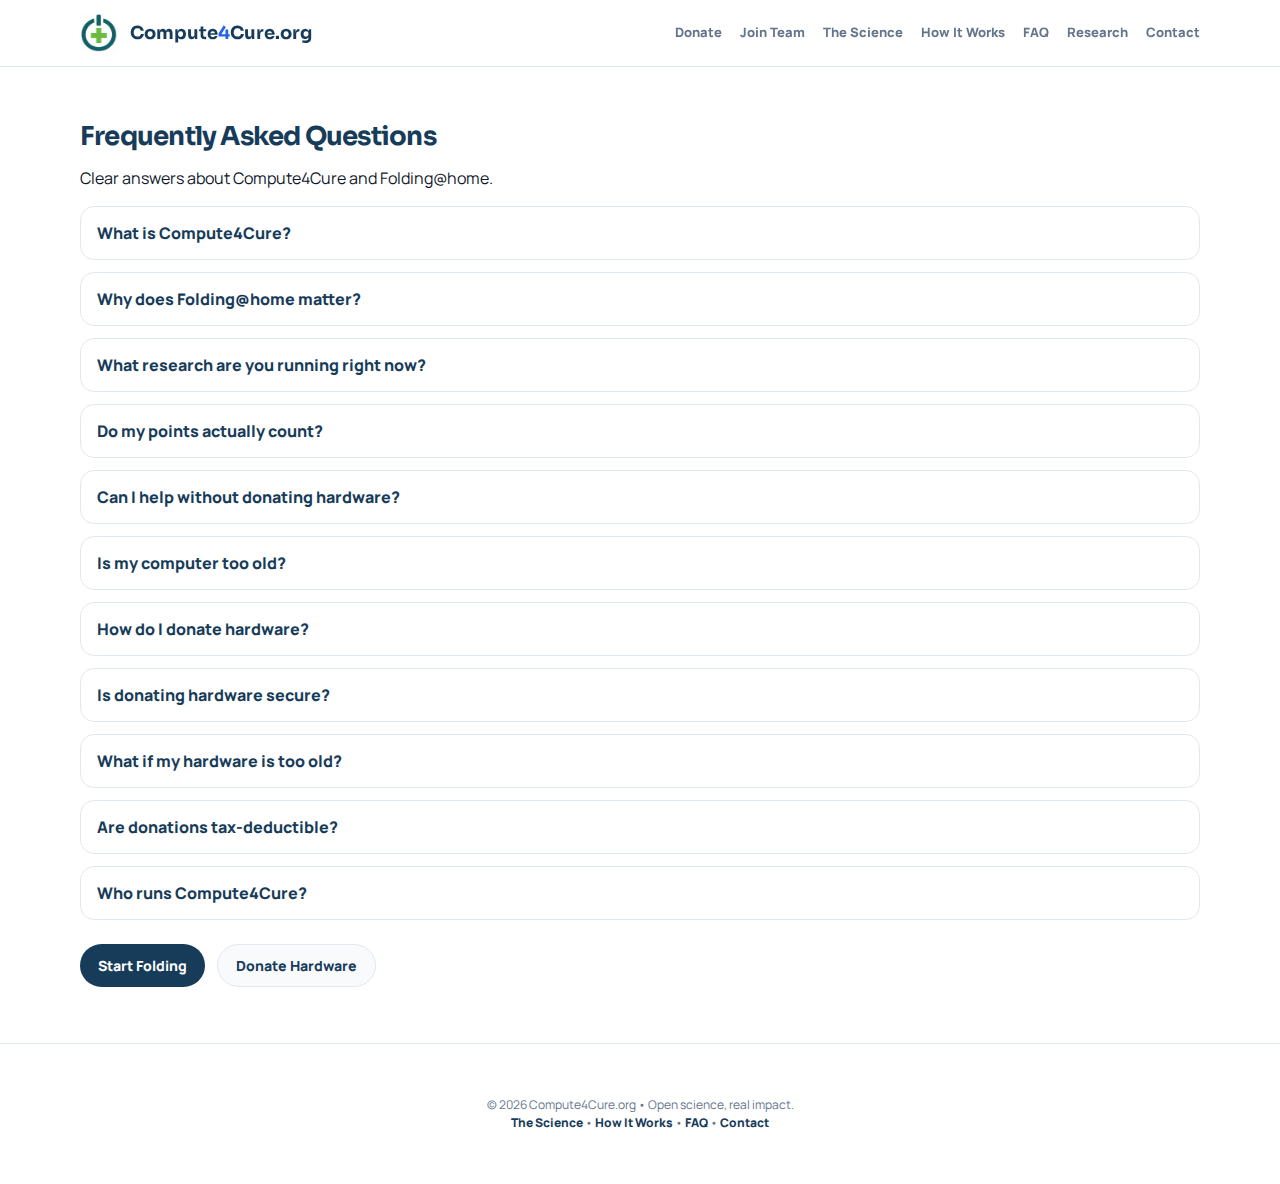
<file: faq.html>
<!doctype html>
<html lang="en">
<head>
  <meta charset="UTF-8" />
  <meta name="viewport" content="width=device-width, initial-scale=1" />
  <title>Compute4Cure.org | Scaling Science</title>
  
  <meta name="description" content="Compute4Cure leverages donated compute power to accelerate research for Alzheimer’s, Cancer, and Influenza through Folding@home." />
  <meta property="og:type" content="website" />
  <meta property="og:url" content="https://www.compute4cure.org/" />
  <meta property="og:title" content="Compute4Cure | Donate Idle Compute for Science" />
  <meta property="og:description" content="Volunteer your idle CPU/GPU power to accelerate research for Alzheimer’s, Cancer, and more." />
  <meta property="og:image" content="https://www.compute4cure.org/og-image.png" />
  
  <meta name="twitter:card" content="summary_large_image" />
  <meta name="twitter:url" content="https://www.compute4cure.org/" />
  <meta name="twitter:title" content="Compute4Cure | Donate Idle Compute for Science" />
  <meta name="twitter:description" content="Volunteer your idle CPU/GPU power to accelerate research for Alzheimer’s, Cancer, and more." />
  <meta name="twitter:image" content="https://www.compute4cure.org/og-image.png" />
  <link rel="canonical" href="https://www.compute4cure.org/" />
  
  <link rel="canonical" href="https://www.compute4cure.org/" />
  
  <link rel="icon" type="image/png" href="favicon.png" />
  
  <link rel="preconnect" href="https://fonts.googleapis.com" />
  <link rel="preconnect" href="https://fonts.gstatic.com" crossorigin />
  <link href="https://fonts.googleapis.com/css2?family=Sora:wght@600;700&family=Manrope:wght@400;500;600;700;800&display=swap" rel="stylesheet" />
  <link rel="stylesheet" href="styles.css" />
  
  <script defer src="projects.js"></script>
</head>
<body>

<header class="header">
  <div class="container header__inner">
    <a class="brand" href="index.html">
      <img class="brand__logo" src="assets/logo.png" alt="Logo" />
      <span class="brand__name">Compute<span class="digit">4</span>Cure.org</span>
    </a>
	<nav class="nav">
	  <a href="index.html#donate">Donate</a>
	  <a href="index.html#join">Join Team</a>
	  <a href="science.html">The Science</a>
	  <a href="how-it-works.html">How It Works</a>
	  <a href="faq.html">FAQ</a>
	  <a href="index.html#projects">Research</a>
	  <a href="mailto:info@compute4cure.org">Contact</a>
	</nav>
  </div>
</header>

<main>
  <section class="science-section">
    <div class="container">
      <div class="section__titleRow">
        <h1 class="section-title">Frequently Asked Questions</h1>
        <p class="muted">Clear answers about Compute4Cure and Folding@home.</p>
      </div>

      <div class="science-faq">

        <details>
          <summary>What is Compute4Cure?</summary>
          <p>
            Compute4Cure (C4C) is a grassroots volunteer effort running Folding@home simulations
            to support medical research. No salaries, no overhead — just compute power turned into science.
          </p>
        </details>

        <details>
          <summary>Why does Folding@home matter?</summary>
          <p>
            Many diseases — including Alzheimer’s, cancer, and Parkinson’s — are linked to proteins
            folding incorrectly. Folding@home simulates these processes to help researchers understand,
            prevent, and treat disease.
          </p>
        </details>

        <details>
          <summary>What research are you running right now?</summary>
          <p>
            Active work changes based on real scientific demand and commonly includes Alzheimer’s,
            cancer, influenza, and genetic or protein-structure disorders.
          </p>
        </details>

        <details>
          <summary>Do my points actually count?</summary>
          <p>
            Yes. Every work unit is verified by Folding@home and added to the global dataset
            used in published scientific research. Points are just a public metric for real computation.
          </p>
        </details>

        <details>
          <summary>Can I help without donating hardware?</summary>
          <p>
            Absolutely. Install Folding@home, enter Team ID <strong>1067730</strong>,
            and let your computer contribute while idle or overnight.
          </p>
        </details>

        <details>
          <summary>Is my computer too old?</summary>
          <p>
            Probably not. Even older machines can contribute in CPU or low-power mode.
            Idle compute is still useful compute.
          </p>
        </details>

        <details>
          <summary>How do I donate hardware?</summary>
          <p>
            Email <strong>info@compute4cure.org</strong>. We offer free local pickup in the
            Chicago, Milwaukee, and Northern Indiana areas.
          </p>
        </details>

        <details>
          <summary>Is donating hardware secure?</summary>
          <p>
            Yes. You can wipe your drive yourself, or we will securely zero and reimage everything
            at no cost before use or redistribution.
          </p>
        </details>

        <details>
          <summary>What if my hardware is too old?</summary>
          <p>
            If it doesn’t meet our compute needs, we refurbish and donate it through partners
            like PCs for People — nothing goes to landfill.
          </p>
        </details>

        <details>
          <summary>Are donations tax-deductible?</summary>
          <p>
            Not yet. Compute4Cure is currently a volunteer initiative and is actively pursuing
            nonprofit status.
          </p>
        </details>

        <details>
          <summary>Who runs Compute4Cure?</summary>
          <p>
            Volunteers. No salaries, no investors, no overhead — just people contributing
            time, hardware, and electricity to support open science.
          </p>
        </details>

      </div>

      <div style="height:24px;"></div>

      <div class="hero__actions">
        <a class="btn btn--primary" href="index.html#join">Start Folding</a>
        <a class="btn btn--secondary" href="index.html#donate">Donate Hardware</a>
      </div>
    </div>
  </section>
</main>

<footer class="footer">
  <div class="container">
    <p>
      © <span id="year"></span> Compute4Cure.org • Open science, real impact.<br />
      <a class="footer__link" href="science.html">The Science</a> •
      <a class="footer__link" href="how-it-works.html">How It Works</a> •
      <a class="footer__link" href="faq.html">FAQ</a> •
      <a class="footer__link" href="mailto:info@compute4cure.org">Contact</a>
    </p>
  </div>
</footer>

<script>
  document.getElementById("year").textContent = new Date().getFullYear();
</script>

</body>
</html>
</file>
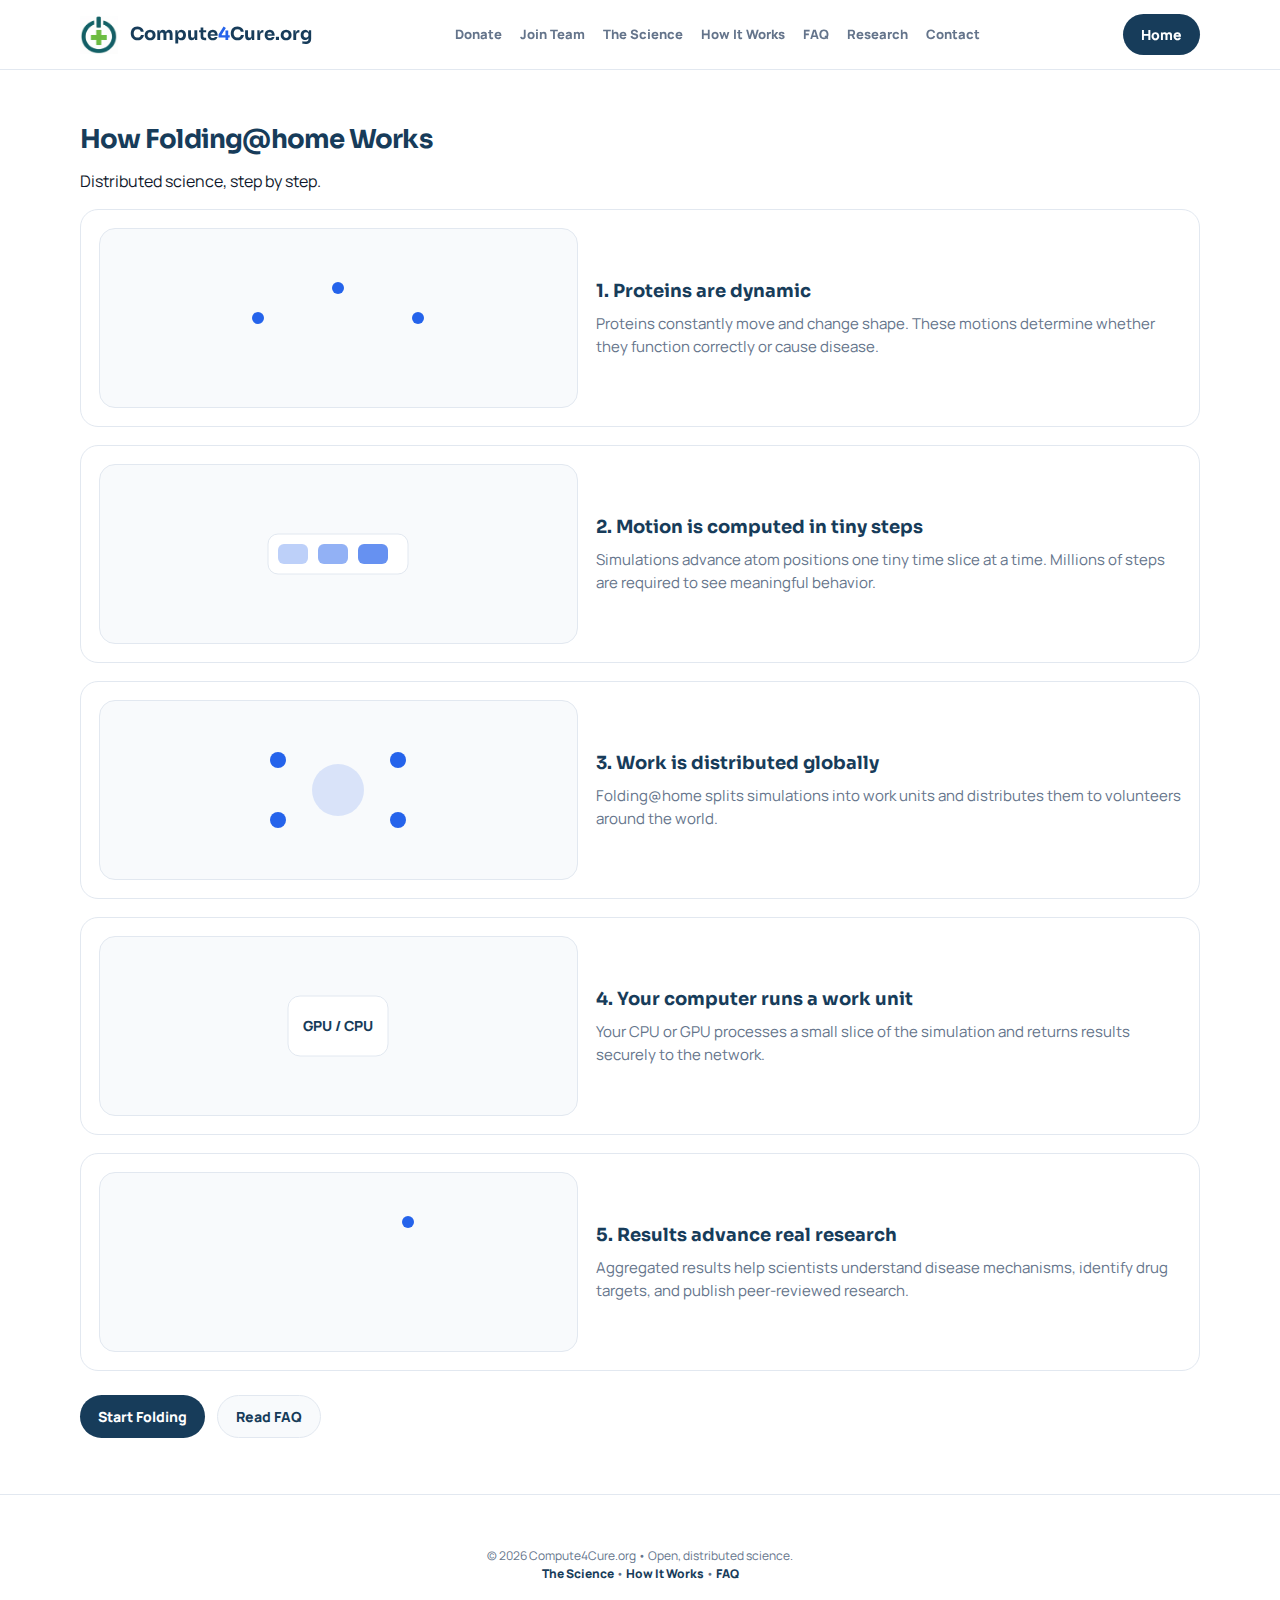
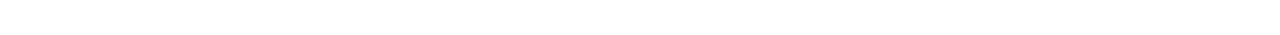
<file: how-it-works.html>
<!doctype html>
<html lang="en">
<head>
  <meta charset="UTF-8" />
  <meta name="viewport" content="width=device-width, initial-scale=1" />
  <title>Compute4Cure.org | Scaling Science</title>
  
  <meta name="description" content="Compute4Cure leverages donated compute power to accelerate research for Alzheimer’s, Cancer, and Influenza through Folding@home." />
  <link rel="canonical" href="https://compute4cure.org/" />
  
  <link rel="icon" type="image/png" href="favicon.png" />
  
  <link rel="preconnect" href="https://fonts.googleapis.com" />
  <link rel="preconnect" href="https://fonts.gstatic.com" crossorigin />
  <link href="https://fonts.googleapis.com/css2?family=Sora:wght@600;700&family=Manrope:wght@400;500;600;700;800&display=swap" rel="stylesheet" />
  <link rel="stylesheet" href="styles.css" />
  
  <script defer src="projects.js"></script>
</head>
<body>

<header class="header">
  <div class="container header__inner">
    <a class="brand" href="index.html">
      <img class="brand__logo" src="assets/logo.png" alt="Logo" />
      <span class="brand__name">Compute<span class="digit">4</span>Cure.org</span>
    </a>
	<nav class="nav">
	  <a href="index.html#donate">Donate</a>
	  <a href="index.html#join">Join Team</a>
	  <a href="science.html">The Science</a>
	  <a href="how-it-works.html">How It Works</a>
	  <a href="faq.html">FAQ</a>
	  <a href="index.html#projects">Research</a>
	  <a href="mailto:info@compute4cure.org">Contact</a>
	</nav>
    <a class="btn btn--primary" href="index.html">Home</a>
  </div>
</header>

<main>
<section class="science-section">
  <div class="container">
    <div class="section__titleRow">
      <h1 class="section-title">How Folding@home Works</h1>
      <p class="muted">Distributed science, step by step.</p>
    </div>

    <div class="science-rows">

      <!-- STEP 1 -->
      <div class="science-row">
        <div class="science-visual">
          <svg width="200" height="140" viewBox="0 0 200 140" class="floaty">
            <path d="M20 70 C 60 20, 140 120, 180 70"
                  stroke="#173c5a" stroke-width="4" fill="none"
                  class="stroke-draw"/>
            <g class="pulse">
              <circle cx="20" cy="70" r="6" fill="#2563eb"/>
              <circle cx="100" cy="40" r="6" fill="#2563eb"/>
              <circle cx="180" cy="70" r="6" fill="#2563eb"/>
            </g>
          </svg>
        </div>
        <div>
          <h3>1. Proteins are dynamic</h3>
          <p>
            Proteins constantly move and change shape. These motions determine whether they function
            correctly or cause disease.
          </p>
        </div>
      </div>

      <!-- STEP 2 -->
      <div class="science-row">
        <div class="science-visual">
          <svg width="200" height="140" viewBox="0 0 200 140" class="floaty">
            <rect x="30" y="50" width="140" height="40" rx="10"
                  fill="#ffffff" stroke="#e2e8f0"/>
            <rect x="40" y="60" width="30" height="20" rx="6"
                  fill="#2563eb" opacity="0.3"/>
            <rect x="80" y="60" width="30" height="20" rx="6"
                  fill="#2563eb" opacity="0.5"/>
            <rect x="120" y="60" width="30" height="20" rx="6"
                  fill="#2563eb" opacity="0.7"/>
          </svg>
        </div>
        <div>
          <h3>2. Motion is computed in tiny steps</h3>
          <p>
            Simulations advance atom positions one tiny time slice at a time.
            Millions of steps are required to see meaningful behavior.
          </p>
        </div>
      </div>

      <!-- STEP 3 -->
      <div class="science-row">
        <div class="science-visual">
          <svg width="200" height="140" viewBox="0 0 200 140" class="floaty">
            <circle cx="100" cy="70" r="26" fill="#2563eb" opacity="0.15"/>
            <circle cx="40" cy="40" r="8" fill="#2563eb"/>
            <circle cx="160" cy="40" r="8" fill="#2563eb"/>
            <circle cx="40" cy="100" r="8" fill="#2563eb"/>
            <circle cx="160" cy="100" r="8" fill="#2563eb"/>
          </svg>
        </div>
        <div>
          <h3>3. Work is distributed globally</h3>
          <p>
            Folding@home splits simulations into work units and distributes them
            to volunteers around the world.
          </p>
        </div>
      </div>

      <!-- STEP 4 -->
      <div class="science-row">
        <div class="science-visual">
          <svg width="200" height="140" viewBox="0 0 200 140" class="floaty">
            <rect x="50" y="40" width="100" height="60" rx="12"
                  fill="#ffffff" stroke="#e2e8f0"/>
            <text x="100" y="75" text-anchor="middle"
                  font-family="Manrope" font-size="14" font-weight="800"
                  fill="#173c5a">GPU / CPU</text>
          </svg>
        </div>
        <div>
          <h3>4. Your computer runs a work unit</h3>
          <p>
            Your CPU or GPU processes a small slice of the simulation and returns results
            securely to the network.
          </p>
        </div>
      </div>

      <!-- STEP 5 -->
      <div class="science-row">
        <div class="science-visual">
          <svg width="200" height="140" viewBox="0 0 200 140" class="floaty">
            <path d="M30 90 L80 40 L120 70 L170 30"
                  stroke="#2563eb" stroke-width="4" fill="none"
                  class="stroke-draw"/>
            <circle cx="170" cy="30" r="6" fill="#2563eb"/>
          </svg>
        </div>
        <div>
          <h3>5. Results advance real research</h3>
          <p>
            Aggregated results help scientists understand disease mechanisms,
            identify drug targets, and publish peer-reviewed research.
          </p>
        </div>
      </div>

    </div>

    <div style="height:24px"></div>

    <div class="hero__actions">
      <a class="btn btn--primary" href="index.html#join">Start Folding</a>
      <a class="btn btn--secondary" href="faq.html">Read FAQ</a>
    </div>

  </div>
</section>
</main>

<footer class="footer">
  <div class="container">
    <p>
      © <span id="year"></span> Compute4Cure.org • Open, distributed science.<br />
      <a class="footer__link" href="science.html">The Science</a> •
      <a class="footer__link" href="how-it-works.html">How It Works</a> •
      <a class="footer__link" href="faq.html">FAQ</a>
    </p>
  </div>
</footer>

<script>document.getElementById("year").textContent = new Date().getFullYear();</script>
</body>
</html>
</file>
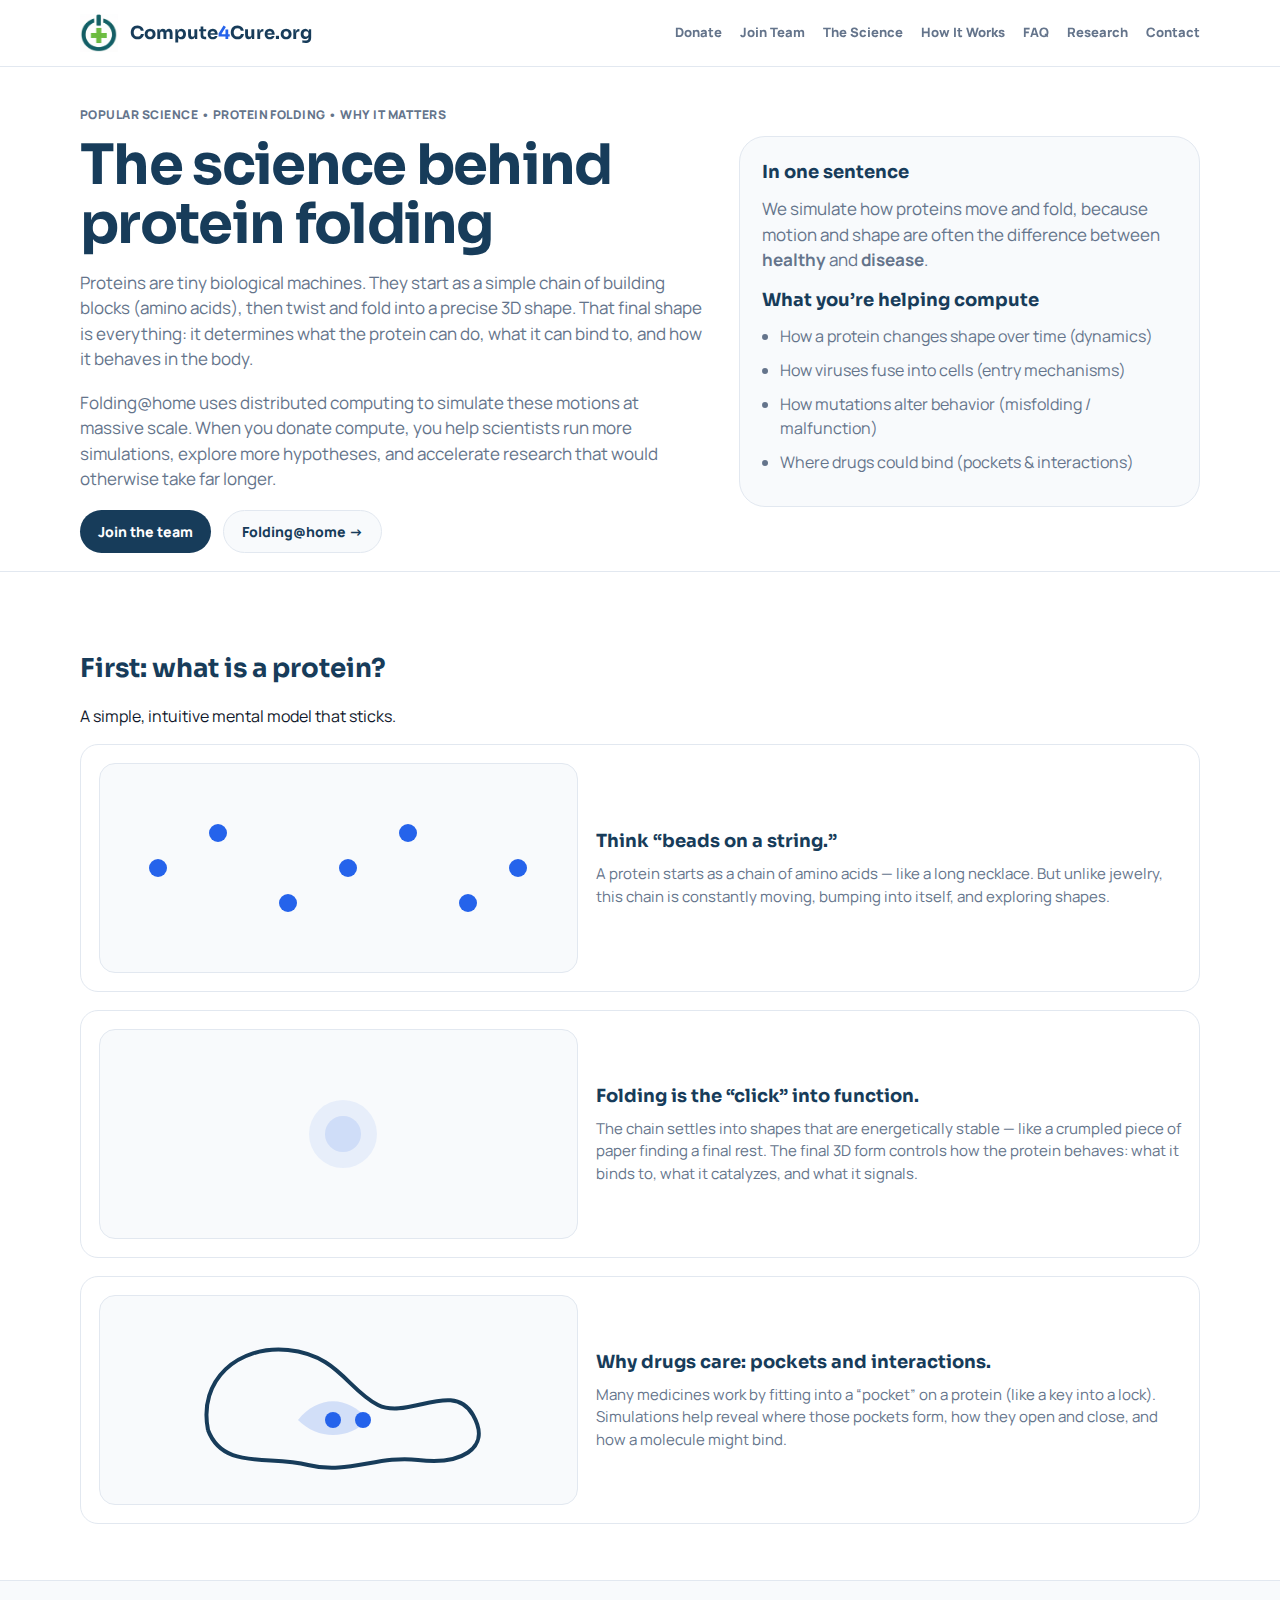
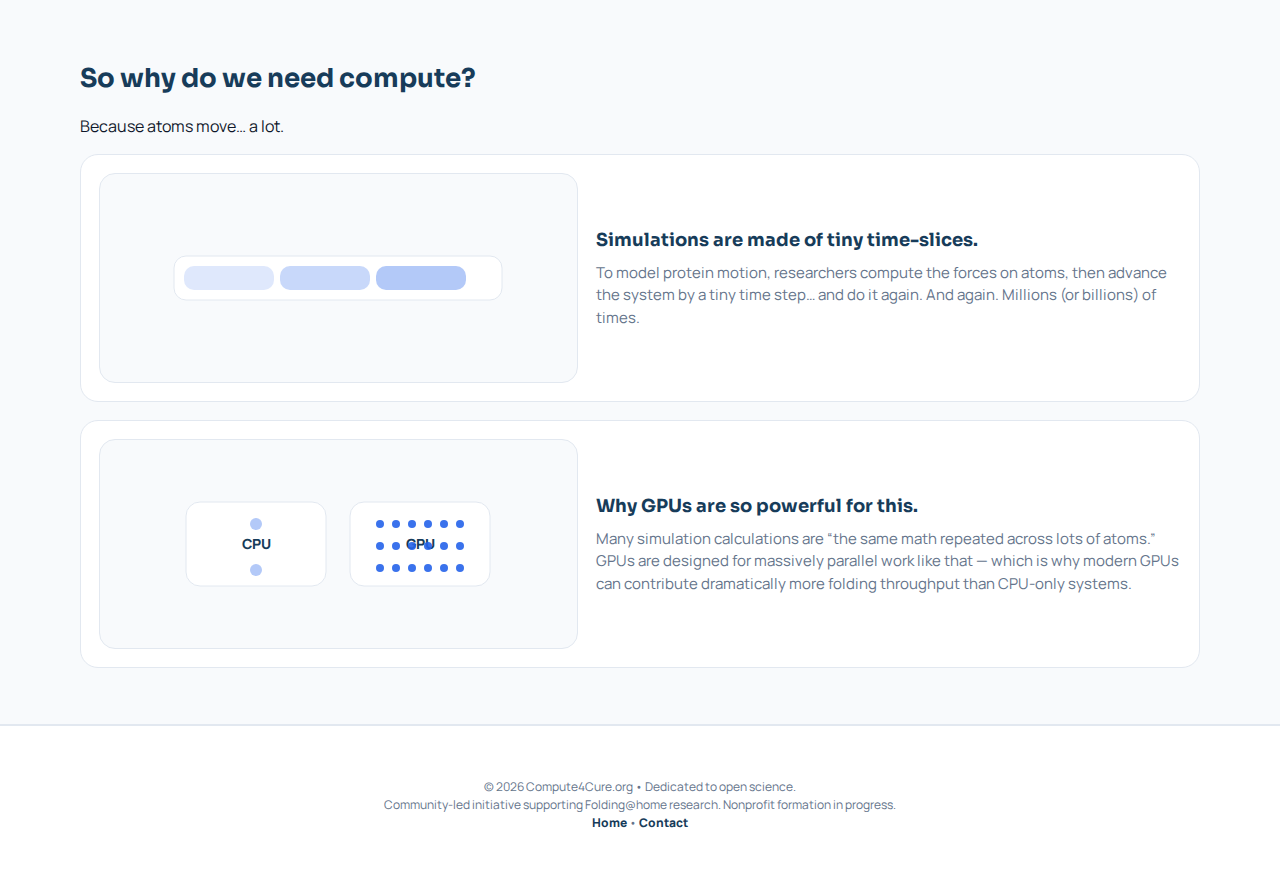
<file: science.html>
<!doctype html>
<html lang="en">
<head>
  <meta charset="UTF-8" />
  <meta name="viewport" content="width=device-width, initial-scale=1" />
  <title>Compute4Cure.org | Scaling Science</title>
  
  <meta name="description" content="Compute4Cure leverages donated compute power to accelerate research for Alzheimer’s, Cancer, and Influenza through Folding@home." />
  <meta property="og:type" content="website" />
  <meta property="og:url" content="https://www.compute4cure.org/" />
  <meta property="og:title" content="Compute4Cure | Donate Idle Compute for Science" />
  <meta property="og:description" content="Volunteer your idle CPU/GPU power to accelerate research for Alzheimer’s, Cancer, and more." />
  <meta property="og:image" content="https://www.compute4cure.org/og-image.png" />
  
  <meta name="twitter:card" content="summary_large_image" />
  <meta name="twitter:url" content="https://www.compute4cure.org/" />
  <meta name="twitter:title" content="Compute4Cure | Donate Idle Compute for Science" />
  <meta name="twitter:description" content="Volunteer your idle CPU/GPU power to accelerate research for Alzheimer’s, Cancer, and more." />
  <meta name="twitter:image" content="https://www.compute4cure.org/og-image.png" />
  <link rel="canonical" href="https://www.compute4cure.org/" />

  <link rel="canonical" href="https://www.compute4cure.org/" />
  
  <link rel="icon" type="image/png" href="favicon.png" />
  
  <link rel="preconnect" href="https://fonts.googleapis.com" />
  <link rel="preconnect" href="https://fonts.gstatic.com" crossorigin />
  <link href="https://fonts.googleapis.com/css2?family=Sora:wght@600;700&family=Manrope:wght@400;500;600;700;800&display=swap" rel="stylesheet" />
  <link rel="stylesheet" href="styles.css" />
  
  <script defer src="projects.js"></script>
</head>
<body>
  <header class="header">
    <div class="container header__inner">
      <a class="brand" href="index.html#top">
        <img class="brand__logo" src="assets/logo.png" alt="Logo" />
        <span class="brand__name">Compute<span class="digit">4</span>Cure.org</span>
      </a>
    <nav class="nav">
      <a href="index.html#donate">Donate</a>
      <a href="index.html#join">Join Team</a>
      <a href="science.html">The Science</a>
      <a href="how-it-works.html">How It Works</a>
      <a href="faq.html">FAQ</a>
      <a href="index.html#projects">Research</a>
      <a href="mailto:info@compute4cure.org">Contact</a>
    </nav>
    </div>
  </header>

  <main>
    <section class="science-hero">
      <div class="container">
        <div class="science-kicker">POPULAR SCIENCE • PROTEIN FOLDING • WHY IT MATTERS</div>
        <div class="science-grid">
          <div>
            <h1>The science behind protein folding</h1>
            <p class="science-lead">
              Proteins are tiny biological machines. They start as a simple chain of building blocks (amino acids),
              then twist and fold into a precise 3D shape. That final shape is everything:
              it determines what the protein can do, what it can bind to, and how it behaves in the body.
            </p>
            <p class="science-lead">
              Folding@home uses distributed computing to simulate these motions at massive scale.
              When you donate compute, you help scientists run more simulations, explore more hypotheses,
              and accelerate research that would otherwise take far longer.
            </p>
            <div class="hero__actions">
              <a class="btn btn--primary" href="index.html#join">Join the team</a>
              <a class="btn btn--secondary" href="https://foldingathome.org/" target="_blank" rel="noopener noreferrer">Folding@home →</a>
            </div>
          </div>

          <aside class="science-card">
            <h3>In one sentence</h3>
            <p class="science-lead" style="margin:0;">
              We simulate how proteins move and fold, because motion and shape are often the difference between
              <strong>healthy</strong> and <strong>disease</strong>.
            </p>

            <div style="height:14px;"></div>

            <h3>What you’re helping compute</h3>
            <ul class="science-list">
              <li>How a protein changes shape over time (dynamics)</li>
              <li>How viruses fuse into cells (entry mechanisms)</li>
              <li>How mutations alter behavior (misfolding / malfunction)</li>
              <li>Where drugs could bind (pockets & interactions)</li>
            </ul>
          </aside>
        </div>
      </div>
    </section>

    <section class="science-section">
      <div class="container">
        <div class="section__titleRow">
          <h2 class="section-title">First: what is a protein?</h2>
          <p class="muted">A simple, intuitive mental model that sticks.</p>
        </div>

        <div class="science-rows">
          <div class="science-row">
            <div class="science-visual">
              <!-- “Beads on a string” → simple chain -->
              <svg width="420" height="180" viewBox="0 0 420 180" fill="none" xmlns="http://www.w3.org/2000/svg" class="floaty" aria-label="Amino acid chain illustration">
                <path d="M30 90 C 90 30, 160 150, 220 90 C 280 30, 340 150, 390 90" stroke="#173c5a" stroke-width="4" stroke-linecap="round" class="stroke-draw"/>
                <g class="pulse">
                  <circle cx="30" cy="90" r="9" fill="#2563eb"/>
                  <circle cx="90" cy="55" r="9" fill="#2563eb"/>
                  <circle cx="160" cy="125" r="9" fill="#2563eb"/>
                  <circle cx="220" cy="90" r="9" fill="#2563eb"/>
                  <circle cx="280" cy="55" r="9" fill="#2563eb"/>
                  <circle cx="340" cy="125" r="9" fill="#2563eb"/>
                  <circle cx="390" cy="90" r="9" fill="#2563eb"/>
                </g>
              </svg>
            </div>
            <div>
              <h3>Think “beads on a string.”</h3>
              <p>
                A protein starts as a chain of amino acids — like a long necklace.
                But unlike jewelry, this chain is constantly moving, bumping into itself,
                and exploring shapes.
              </p>
            </div>
          </div>

          <div class="science-row">
            <div class="science-visual">
              <!-- Folding into compact shape -->
              <svg width="420" height="180" viewBox="0 0 420 180" fill="none" xmlns="http://www.w3.org/2000/svg" aria-label="Protein folding illustration">
                <g class="floaty">
                  <path d="M65 90 C 110 20, 170 160, 215 90 C 250 35, 300 35, 330 90 C 360 145, 300 170, 260 140 C 220 110, 190 150, 150 125 C 110 100, 90 140, 65 90"
                        stroke="#173c5a" stroke-width="5" stroke-linecap="round" class="stroke-draw"/>
                  <circle cx="215" cy="90" r="34" fill="#2563eb" opacity="0.08"/>
                  <circle cx="215" cy="90" r="18" fill="#2563eb" opacity="0.12"/>
                </g>
              </svg>
            </div>
            <div>
              <h3>Folding is the “click” into function.</h3>
              <p>
                The chain settles into shapes that are energetically stable — like a crumpled piece of paper finding a final rest.
                The final 3D form controls how the protein behaves: what it binds to, what it catalyzes, and what it signals.
              </p>
            </div>
          </div>

          <div class="science-row">
            <div class="science-visual">
              <!-- Binding pocket -->
              <svg width="420" height="180" viewBox="0 0 420 180" fill="none" xmlns="http://www.w3.org/2000/svg" aria-label="Binding pocket illustration">
                <g class="floaty">
                  <path d="M80 120 C 70 70, 110 35, 160 40 C 210 45, 220 80, 250 95 C 280 110, 325 70, 345 105 C 365 140, 330 155, 290 150 C 250 145, 220 165, 180 155 C 140 145, 95 160, 80 120"
                        fill="#f8fafc" stroke="#173c5a" stroke-width="4"/>
                  <path d="M170 110 C 190 85, 220 85, 240 110 C 220 130, 190 130, 170 110"
                        fill="#2563eb" opacity="0.18"/>
                  <circle cx="205" cy="110" r="8" fill="#2563eb"/>
                  <circle cx="235" cy="110" r="8" fill="#2563eb"/>
                </g>
              </svg>
            </div>
            <div>
              <h3>Why drugs care: pockets and interactions.</h3>
              <p>
                Many medicines work by fitting into a “pocket” on a protein (like a key into a lock).
                Simulations help reveal where those pockets form, how they open and close, and how a molecule might bind.
              </p>
            </div>
          </div>
        </div>
      </div>
    </section>

    <section class="science-section science-section--alt">
      <div class="container">
        <div class="section__titleRow">
          <h2 class="section-title">So why do we need compute?</h2>
          <p class="muted">Because atoms move… a lot.</p>
        </div>

        <div class="science-rows">
          <div class="science-row">
            <div class="science-visual">
              <!-- “Many tiny steps” visualization -->
              <svg width="420" height="180" viewBox="0 0 420 180" fill="none" xmlns="http://www.w3.org/2000/svg" aria-label="Simulation steps illustration">
                <g class="pulse">
                  <rect x="46" y="68" width="328" height="44" rx="12" fill="#ffffff" stroke="#e2e8f0"/>
                  <rect x="56" y="78" width="90" height="24" rx="10" fill="#2563eb" opacity="0.15"/>
                  <rect x="152" y="78" width="90" height="24" rx="10" fill="#2563eb" opacity="0.25"/>
                  <rect x="248" y="78" width="90" height="24" rx="10" fill="#2563eb" opacity="0.35"/>
                  <path d="M60 126 C 120 148, 180 148, 240 126 C 300 104, 360 104, 380 116" stroke="#173c5a" stroke-width="3" stroke-linecap="round" class="stroke-draw"/>
                </g>
              </svg>
            </div>
            <div>
              <h3>Simulations are made of tiny time-slices.</h3>
              <p>
                To model protein motion, researchers compute the forces on atoms, then advance the system by a tiny time step…
                and do it again. And again. Millions (or billions) of times.
              </p>
            </div>
          </div>

          <div class="science-row">
            <div class="science-visual">
              <!-- CPU vs GPU visual -->
              <svg width="420" height="180" viewBox="0 0 420 180" fill="none" xmlns="http://www.w3.org/2000/svg" aria-label="CPU and GPU illustration">
                <g class="floaty">
                  <rect x="58" y="48" width="140" height="84" rx="14" fill="#ffffff" stroke="#e2e8f0"/>
                  <text x="128" y="95" text-anchor="middle" font-family="Manrope" font-size="14" font-weight="800" fill="#173c5a">CPU</text>

                  <rect x="222" y="48" width="140" height="84" rx="14" fill="#ffffff" stroke="#e2e8f0"/>
                  <text x="292" y="95" text-anchor="middle" font-family="Manrope" font-size="14" font-weight="800" fill="#173c5a">GPU</text>

                  <circle cx="128" cy="70" r="6" fill="#2563eb" opacity="0.35"/>
                  <circle cx="128" cy="116" r="6" fill="#2563eb" opacity="0.35"/>

                  <g opacity="0.9">
                    <circle cx="252" cy="70" r="4" fill="#2563eb"/>
                    <circle cx="268" cy="70" r="4" fill="#2563eb"/>
                    <circle cx="284" cy="70" r="4" fill="#2563eb"/>
                    <circle cx="300" cy="70" r="4" fill="#2563eb"/>
                    <circle cx="316" cy="70" r="4" fill="#2563eb"/>
                    <circle cx="332" cy="70" r="4" fill="#2563eb"/>

                    <circle cx="252" cy="92" r="4" fill="#2563eb"/>
                    <circle cx="268" cy="92" r="4" fill="#2563eb"/>
                    <circle cx="284" cy="92" r="4" fill="#2563eb"/>
                    <circle cx="300" cy="92" r="4" fill="#2563eb"/>
                    <circle cx="316" cy="92" r="4" fill="#2563eb"/>
                    <circle cx="332" cy="92" r="4" fill="#2563eb"/>

                    <circle cx="252" cy="114" r="4" fill="#2563eb"/>
                    <circle cx="268" cy="114" r="4" fill="#2563eb"/>
                    <circle cx="284" cy="114" r="4" fill="#2563eb"/>
                    <circle cx="300" cy="114" r="4" fill="#2563eb"/>
                    <circle cx="316" cy="114" r="4" fill="#2563eb"/>
                    <circle cx="332" cy="114" r="4" fill="#2563eb"/>
                  </g>
                </g>
              </svg>
            </div>
            <div>
              <h3>Why GPUs are so powerful for this.</h3>
              <p>
                Many simulation calculations are “the same math repeated across lots of atoms.”
                GPUs are designed for massively parallel work like that — which is why modern GPUs can contribute
                dramatically more folding throughput than CPU-only systems.
              </p>
            </div>
          </div>
        </div>
      </div>
    </section>


  </main>

  <footer class="footer">
    <div class="container">
      <p>
        © <span id="year"></span> Compute4Cure.org • Dedicated to open science.<br />
        Community-led initiative supporting Folding@home research. Nonprofit formation in progress.<br />
        <a class="footer__link" href="index.html">Home</a> • <a class="footer__link" href="mailto:info@compute4cure.org">Contact</a>
      </p>
    </div>
  </footer>

  <script>document.getElementById("year").textContent = new Date().getFullYear();</script>
</body>
</html>
</file>
<file: styles.css>
:root {
  --bg: #ffffff;
  --bg-alt: #f8fafc;
  --navy: #173c5a;
  --blue: #2563eb;
  --ink: #0f172a;
  --muted: #64748b;
  --line: #e2e8f0;
  --radius: 18px;
  --ice: #d9eef7;
}

* { box-sizing: border-box; }

html { 
  scroll-behavior: smooth; 
  scroll-padding-top: 80px; 
}

body { 
  margin: 0; 
  font-family: "Manrope", sans-serif; 
  color: var(--ink); 
  background: var(--bg); 
  line-height: 1.5; 
  -webkit-font-smoothing: antialiased; 
}

.container { 
  width: min(1120px, calc(100% - 40px)); 
  margin: 0 auto; 
}

/* --- Header & Navigation --- */
.header { 
  position: sticky; 
  top: 0; 
  z-index: 100; 
  background: rgba(255, 255, 255, 0.9); 
  border-bottom: 1px solid var(--line); 
  backdrop-filter: blur(10px); 
}

.header__inner { 
  display: flex; 
  align-items: center; 
  justify-content: space-between; 
  padding: 14px 0; 
}

.brand { 
  display: flex; 
  align-items: center; 
  gap: 12px; 
  text-decoration: none; 
  color: var(--navy); 
  font-weight: 700; 
  font-family: "Sora"; 
  font-size: 18px; 
}

.brand__logo { width: 38px; height: 38px; }
.digit { color: var(--blue); }

.nav { display: flex; gap: 18px; }

.nav a { 
  text-decoration: none; 
  color: var(--muted); 
  font-size: 13px; 
  font-weight: 800; 
}

.nav a:hover { color: var(--blue); }

/* --- Buttons --- */
.btn { 
  padding: 10px 18px; 
  border-radius: 999px; 
  font-weight: 900; 
  text-decoration: none; 
  font-size: 14px; 
  display: inline-flex; 
  align-items: center; 
  transition: 0.2s; 
  border: 1px solid var(--line); 
  cursor: pointer; 
  background: white; 
}

.btn--primary { 
  background: var(--navy); 
  color: white; 
  border: none; 
}

.btn--secondary { 
  background: var(--bg-alt); 
  color: var(--navy); 
}

.btn:hover { 
  transform: translateY(-1px); 
  opacity: 0.9; 
}

/* --- Hero Section (Tighter Spacing) --- */
.hero-block { 
  padding: 20px 0; 
  border-bottom: 1px solid var(--line); 
}

.hero__grid { 
  display: grid; 
  grid-template-columns: 1.15fr 0.85fr; 
  gap: 40px; 
  align-items: stretch; 
  margin-bottom: 30px; 
}

h1 { 
  font-family: "Sora"; 
  font-size: clamp(34px, 5vw, 56px); 
  line-height: 1.05; 
  margin: 0 0 16px; 
  letter-spacing: -0.03em; 
  color: var(--navy); 
}

.eyebrow { 
  color: var(--muted); 
  font-weight: 900; 
  font-size: 13px; 
  letter-spacing: 0.04em; 
  margin-bottom: 10px; 
  text-transform: uppercase; 
}

.lead { 
  font-size: 17px; 
  color: var(--muted); 
  margin-bottom: 24px; 
  max-width: 60ch; 
}

.hero__actions { display: flex; gap: 12px; }

.impact-card { 
  background: var(--bg-alt); 
  border: 1px solid var(--line); 
  border-radius: 26px; 
  padding: 24px; 
}

.impact-header { 
  font-size: 11px; 
  text-transform: uppercase; 
  font-weight: 800; 
  color: var(--muted); 
  margin-bottom: 16px; 
}

.stat { 
  display: flex; 
  justify-content: space-between; 
  align-items: baseline; 
  margin-bottom: 8px; 
}

.stat-label { 
  font-size: 12px; 
  color: var(--muted); 
  font-weight: 600; 
}

.stat-value { 
  font-family: "Sora"; 
  font-size: 22px; 
  font-weight: 700; 
  color: var(--navy); 
}

.progress-container { 
  background: #e2e8f0; 
  height: 6px; 
  border-radius: 10px; 
  margin: 8px 0; 
}

.progress-bar { 
  background: var(--blue); 
  height: 100%; 
  border-radius: 10px; 
}

/* --- Section Layouts --- */
.section { padding: 60px 0; } 
.section--alt { 
  background: var(--bg-alt); 
  border-top: 1px solid var(--line); 
  border-bottom: 1px solid var(--line); 
}

.section-title { 
  font-family: "Sora"; 
  font-size: 26px; 
  margin-bottom: 12px; 
  color: var(--navy); 
}

/* --- Action Grids (Donate & Join) --- */
.action-grid { 
  display: grid; 
  grid-template-columns: 0.6fr 1.4fr; 
  gap: 60px; 
  align-items: center; 
}

.action-grid--reverse { grid-template-columns: 1.4fr 0.6fr; }
.action-grid--reverse .action-graphic { order: 2; }
.action-grid--reverse .action-content { order: 1; }

.graphic-box { 
  background: white; 
  border: 1px solid var(--line); 
  aspect-ratio: 1; 
  border-radius: 24px; 
  display: flex; 
  align-items: center; 
  justify-content: center; 
  box-shadow: 0 10px 26px rgba(0,0,0,0.04); 
}

.graphic-box img { width: 50%; }

.action-content h2 { 
  font-family: "Sora"; 
  font-size: 32px; 
  margin: 0 0 16px; 
  color: var(--navy); 
}

.action-content p { 
  color: var(--muted); 
  font-size: 17px; 
  margin-bottom: 24px; 
}

.check-list { list-style: none; padding: 0; margin-bottom: 32px; }

.check-list li { 
  font-size: 15px; 
  margin-bottom: 12px; 
  padding-left: 28px; 
  position: relative; 
}

.check-list li::before { 
  content: "→"; 
  position: absolute; 
  left: 0; 
  color: var(--blue); 
  font-weight: 800; 
}

.steps { display: grid; gap: 16px; margin-bottom: 32px; }

.step { 
  display: flex; 
  gap: 16px; 
  align-items: flex-start; 
}

.step-n { 
  background: var(--navy); 
  color: white; 
  width: 24px; 
  height: 24px; 
  border-radius: 50%; 
  display: flex; 
  align-items: center; 
  justify-content: center; 
  font-size: 11px; 
  font-weight: 800; 
  flex-shrink: 0; 
}

.card__actions { display: flex; gap: 12px; margin-top: 14px; }
.disclaimer { 
  font-size: 11px; 
  margin-top: 20px; 
  font-style: italic; 
  color: var(--muted); 
}

/* --- Research Section & Filter Pills --- */
.filters { 
  display: flex; 
  flex-wrap: wrap; 
  gap: 10px; 
  margin: 20px 0; 
}

.pill { 
  padding: 8px 16px; 
  border-radius: 999px; 
  border: 1px solid var(--line); 
  background: white; 
  font-weight: 800; 
  color: var(--muted); 
  cursor: pointer; 
  font-size: 13px; 
  transition: 0.2s;
}

.pill.is-active { 
  color: white; 
  background: var(--navy); 
  border-color: var(--navy); 
}

.projects {
  display: grid;
  grid-template-columns: repeat(auto-fill, minmax(320px, 1fr));
  gap: 20px;
  margin-top: 24px;
}

/* --- Research Project Cards --- */
.project-card {
  position: relative;
  background: var(--bg);
  border: 1px solid var(--line);
  border-radius: 12px;
  padding: 24px;
  display: flex;
  flex-direction: column;
  box-shadow: 0 4px 12px rgba(0, 0, 0, 0.05);
  transition: transform 0.2s ease, border-color 0.2s ease;
}

.project-card:hover {
  transform: translateY(-3px);
  border-color: var(--blue);
}

.project-card__title {
  font-family: "Sora", sans-serif;
  font-size: 20px; 
  font-weight: 700;
  margin: 0;
  color: var(--navy);
  padding-right: 85px; 
  line-height: 1.2;
}

.project-card__id {
  font-size: 11px;
  font-weight: 800;
  color: var(--muted);
  text-transform: uppercase;
  margin-bottom: 10px;
  letter-spacing: 0.05em;
}

.badge {
  position: absolute;
  top: 20px;
  right: 20px;
  font-size: 10px;
  font-weight: 800;
  text-transform: uppercase;
  padding: 5px 12px;
  border-radius: 20px;
  background: var(--ice);
  color: var(--navy);
  border: 1px solid rgba(23, 60, 90, 0.1);
  white-space: nowrap;
}

.badge--alzheimers { background: #e0dbff; color: #4433ff; }
.badge--cancer { background: #ffe0e0; color: #ff3333; }
.badge--influenza { background: #e0f7ff; color: #0077aa; }

.project-card__meta {
  font-size: 15px; 
  font-weight: 800;
  color: var(--blue);
  margin-bottom: 12px;
  letter-spacing: -0.01em;
}

.project-card__summary {
  font-size: 14px;
  color: var(--muted);
  line-height: 1.6;
  margin: 0;
}

.project-card__details {
  margin-top: 18px;
  border-top: 1px solid var(--line);
  padding-top: 12px;
}

.project-card__details summary {
  font-size: 13px;
  font-weight: 800;
  cursor: pointer;
  color: var(--navy);
  list-style: none;
}

.project-card__details summary::-webkit-details-marker { display: none; }

.project-card__content {
  font-size: 13px;
  padding-top: 12px;
  color: var(--muted);
  line-height: 1.6;
}

.project-card__links {
  display: flex;
  gap: 8px;
  margin-top: 16px;
}

/* --- Footer --- */
.footer { 
  padding: 40px 0; 
  border-top: 1px solid var(--line); 
  text-align: center; 
  font-size: 12px; 
  color: var(--muted); 
}

.footer__link {
  color: var(--navy);
  font-weight: 800;
  text-decoration: none;
}

.footer__link:hover { color: var(--blue); }

/* --- Science Page (scoped classes only; does not affect homepage) --- */
.science-hero {
  padding: 34px 0 18px;
  border-bottom: 1px solid var(--line);
}

.science-kicker {
  display: inline-flex;
  gap: 10px;
  align-items: center;
  font-size: 12px;
  font-weight: 900;
  color: var(--muted);
  letter-spacing: 0.04em;
  text-transform: uppercase;
  margin-bottom: 12px;
}

.science-grid {
  display: grid;
  grid-template-columns: 1.15fr 0.85fr;
  gap: 36px;
  align-items: start;
}

.science-lead {
  font-size: 17px;
  color: var(--muted);
  margin: 0 0 18px;
  max-width: 70ch;
}

.science-card {
  background: var(--bg-alt);
  border: 1px solid var(--line);
  border-radius: 26px;
  padding: 22px;
}

.science-card h3 {
  margin: 0 0 10px;
  font-family: "Sora";
  color: var(--navy);
  font-size: 18px;
}

.science-list {
  margin: 0;
  padding-left: 18px;
  color: var(--muted);
}

.science-list li { margin: 10px 0; }

.science-section {
  padding: 56px 0;
}

.science-section--alt {
  background: var(--bg-alt);
  border-top: 1px solid var(--line);
  border-bottom: 1px solid var(--line);
}

.science-rows {
  display: grid;
  gap: 18px;
}

.science-row {
  display: grid;
  grid-template-columns: 0.9fr 1.1fr;
  gap: 18px;
  align-items: center;
  background: white;
  border: 1px solid var(--line);
  border-radius: 18px;
  padding: 18px;
}

.science-row h3 {
  font-family: "Sora";
  margin: 0 0 8px;
  color: var(--navy);
  font-size: 18px;
}

.science-row p {
  margin: 0;
  color: var(--muted);
  font-size: 15px;
}

.science-visual {
  background: var(--bg-alt);
  border: 1px solid var(--line);
  border-radius: 16px;
  padding: 14px;
  display: flex;
  align-items: center;
  justify-content: center;
  min-height: 180px;
  overflow: hidden;
}

.floaty {
  animation: floaty 4.5s ease-in-out infinite;
  transform-origin: center;
}

@keyframes floaty {
  0%, 100% { transform: translateY(0px); }
  50% { transform: translateY(-6px); }
}

.stroke-draw {
  stroke-dasharray: 900;
  stroke-dashoffset: 900;
  animation: draw 2.6s ease forwards;
}

@keyframes draw {
  to { stroke-dashoffset: 0; }
}

.pulse {
  animation: pulse 2.2s ease-in-out infinite;
}

@keyframes pulse {
  0%, 100% { transform: scale(1); opacity: 0.95; }
  50% { transform: scale(1.03); opacity: 1; }
}

.science-faq {
  display: grid;
  gap: 12px;
}

.science-faq details {
  background: white;
  border: 1px solid var(--line);
  border-radius: 14px;
  padding: 14px 16px;
}

.science-faq summary {
  cursor: pointer;
  font-weight: 900;
  color: var(--navy);
  list-style: none;
}

.science-faq summary::-webkit-details-marker { display: none; }

.science-faq p {
  margin: 10px 0 0;
  color: var(--muted);
  font-size: 14px;
  line-height: 1.7;
}

@media (max-width: 860px) {
  .hero__grid, 
  .action-grid { 
    grid-template-columns: 1fr; 
  }
  
  .action-grid--reverse .action-graphic { order: 1; }
  .action-grid--reverse .action-content { order: 2; }
  
  .projects { grid-template-columns: 1fr; }
  
  .badge { 
    position: static; 
    display: inline-block; 
    margin-top: 10px; 
    margin-bottom: 5px;
  }
  
  .project-card__title { padding-right: 0; }

  .science-grid { grid-template-columns: 1fr; }
  .science-row { grid-template-columns: 1fr; }
}
</file>
